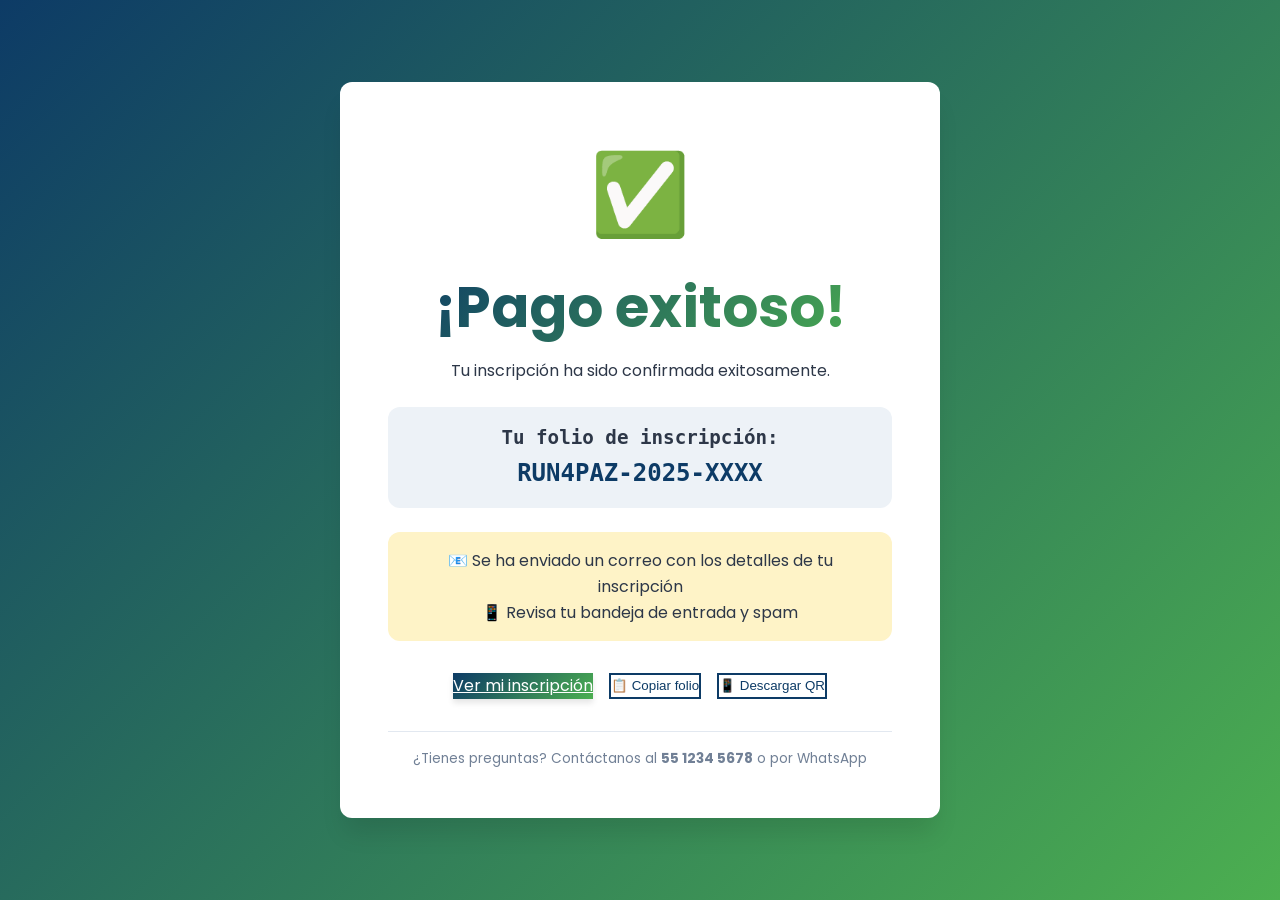
<file: exito.html>
<!DOCTYPE html>
<html lang="es">
<head>
    <meta charset="UTF-8">
    <meta name="viewport" content="width=device-width, initial-scale=1.0">
    <title>¡Pago exitoso! - RUN4PAZ</title>
    <link href="https://fonts.googleapis.com/css2?family=Poppins:wght@300;400;600;700&display=swap" rel="stylesheet">
    <link rel="stylesheet" href="css/styles.css">
    <style>
        .success-container {
            min-height: 100vh;
            display: flex;
            align-items: center;
            justify-content: center;
            background: linear-gradient(135deg, var(--primary-color), var(--secondary-color));
            padding: 2rem;
        }
        .success-card {
            background: white;
            max-width: 600px;
            width: 100%;
            padding: 3rem;
            border-radius: var(--border-radius);
            text-align: center;
            box-shadow: var(--shadow-xl);
            animation: fadeInUp 0.6s ease;
        }
        .success-icon {
            font-size: 5rem;
            animation: bounce 0.5s ease;
        }
        @keyframes bounce {
            0%, 100% { transform: scale(1); }
            50% { transform: scale(1.2); }
        }
        .success-title {
            color: var(--success);
            margin: 1rem 0;
        }
        .folio-box {
            background: var(--bg-gray);
            padding: 1rem;
            border-radius: var(--border-radius);
            margin: 1.5rem 0;
            font-family: monospace;
            font-size: 1.2rem;
        }
        .countdown {
            margin: 1.5rem 0;
            padding: 1rem;
            background: #fef3c7;
            border-radius: var(--border-radius);
        }
        .action-buttons {
            display: flex;
            gap: 1rem;
            justify-content: center;
            flex-wrap: wrap;
            margin-top: 2rem;
        }
    </style>
</head>
<body>
    <div class="success-container">
        <div class="success-card">
            <div class="success-icon">✅</div>
            <h1 class="success-title">¡Pago exitoso!</h1>
            <p>Tu inscripción ha sido confirmada exitosamente.</p>
            
            <div class="folio-box">
                <strong>Tu folio de inscripción:</strong><br>
                <span id="folio-number" style="font-size: 1.5rem; font-weight: 700; color: var(--primary-color);">RUN4PAZ-2025-XXXX</span>
            </div>

            <div class="countdown">
                <p>📧 Se ha enviado un correo con los detalles de tu inscripción</p>
                <p>📱 Revisa tu bandeja de entrada y spam</p>
            </div>

            <div class="action-buttons">
                <a href="panel.html" class="btn-primary" id="view-panel">Ver mi inscripción</a>
                <button class="btn-secondary" onclick="copyFolio()">📋 Copiar folio</button>
                <button class="btn-secondary" onclick="downloadQR()">📱 Descargar QR</button>
            </div>

            <div style="margin-top: 2rem; padding-top: 1rem; border-top: 1px solid var(--border-color);">
                <p style="font-size: 0.85rem; color: var(--text-light);">
                    ¿Tienes preguntas? Contáctanos al <strong>55 1234 5678</strong> o por WhatsApp
                </p>
            </div>
        </div>
    </div>

    <script src="js/config.js"></script>
    <script src="js/app.js"></script>
    <script>
        const urlParams = new URLSearchParams(window.location.search);
        const folio = urlParams.get('folio') || localStorage.getItem('run4paz_folio');
        const paymentId = urlParams.get('payment_id');
        
        if (folio) {
            document.getElementById('folio-number').textContent = folio;
            localStorage.setItem('run4paz_folio', folio);
        }
        
        function copyFolio() {
            const folio = document.getElementById('folio-number').textContent;
            navigator.clipboard.writeText(folio);
            alert('Folio copiado al portapapeles');
        }
        
        function downloadQR() {
            window.location.href = `panel.html?folio=${folio}`;
        }
        
        // Redirigir después de 5 segundos automáticamente
        setTimeout(() => {
            window.location.href = `panel.html?folio=${folio}`;
        }, 5000);
    </script>
</body>
</html>
</file>
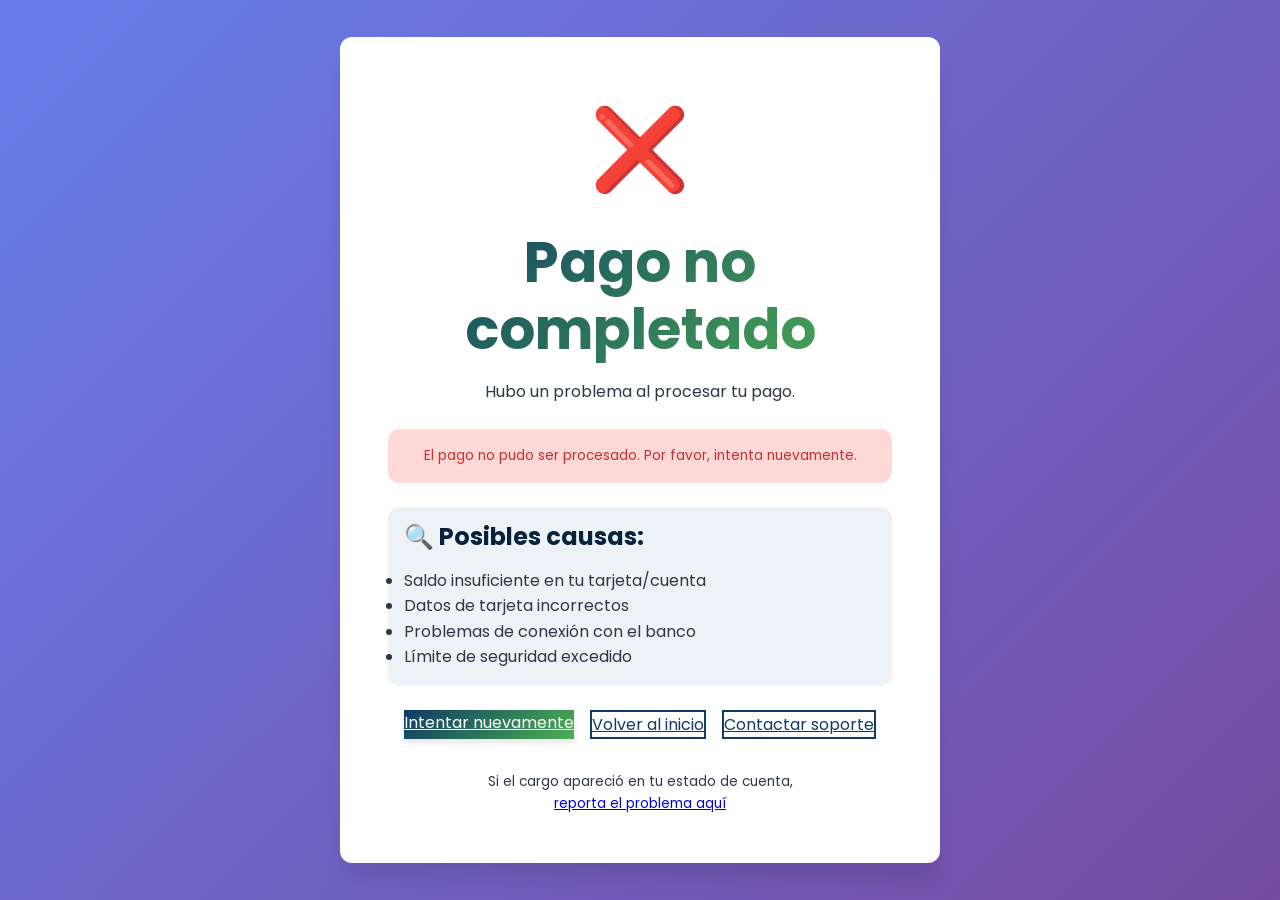
<file: fallo.html>
<!DOCTYPE html>
<html lang="es">
<head>
    <meta charset="UTF-8">
    <meta name="viewport" content="width=device-width, initial-scale=1.0">
    <title>Pago fallido - RUN4PAZ</title>
    <link href="https://fonts.googleapis.com/css2?family=Poppins:wght@300;400;600;700&display=swap" rel="stylesheet">
    <link rel="stylesheet" href="css/styles.css">
    <style>
        .fail-container {
            min-height: 100vh;
            display: flex;
            align-items: center;
            justify-content: center;
            background: linear-gradient(135deg, #667eea 0%, #764ba2 100%);
            padding: 2rem;
        }
        .fail-card {
            background: white;
            max-width: 600px;
            width: 100%;
            padding: 3rem;
            border-radius: var(--border-radius);
            text-align: center;
            box-shadow: var(--shadow-xl);
        }
        .fail-icon {
            font-size: 5rem;
        }
        .fail-title {
            color: var(--error);
            margin: 1rem 0;
        }
        .error-message {
            background: #fed7d7;
            color: #c53030;
            padding: 1rem;
            border-radius: var(--border-radius);
            margin: 1.5rem 0;
        }
        .help-options {
            text-align: left;
            margin: 1.5rem 0;
            padding: 1rem;
            background: var(--bg-gray);
            border-radius: var(--border-radius);
        }
    </style>
</head>
<body>
    <div class="fail-container">
        <div class="fail-card">
            <div class="fail-icon">❌</div>
            <h1 class="fail-title">Pago no completado</h1>
            <p>Hubo un problema al procesar tu pago.</p>
            
            <div class="error-message" id="error-message">
                El pago no pudo ser procesado. Por favor, intenta nuevamente.
            </div>

            <div class="help-options">
                <h3>🔍 Posibles causas:</h3>
                <ul>
                    <li>Saldo insuficiente en tu tarjeta/cuenta</li>
                    <li>Datos de tarjeta incorrectos</li>
                    <li>Problemas de conexión con el banco</li>
                    <li>Límite de seguridad excedido</li>
                </ul>
            </div>

            <div class="action-buttons" style="display: flex; gap: 1rem; justify-content: center; flex-wrap: wrap;">
                <a href="pago.html" class="btn-primary">Intentar nuevamente</a>
                <a href="index.html" class="btn-secondary">Volver al inicio</a>
                <a href="https://wa.me/521234567890" class="btn-secondary" target="_blank">Contactar soporte</a>
            </div>

            <div style="margin-top: 2rem;">
                <p style="font-size: 0.85rem;">
                    Si el cargo apareció en tu estado de cuenta, <br>
                    <a href="#" onclick="reportIssue()">reporta el problema aquí</a>
                </p>
            </div>
        </div>
    </div>

    <script>
        const urlParams = new URLSearchParams(window.location.search);
        const status = urlParams.get('status');
        const message = urlParams.get('message');
        
        if (message) {
            document.getElementById('error-message').innerHTML = message;
        }
        
        function reportIssue() {
            alert('Por favor contacta a soporte al 55 1234 5678 o por WhatsApp');
        }
    </script>
</body>
</html>
</file>
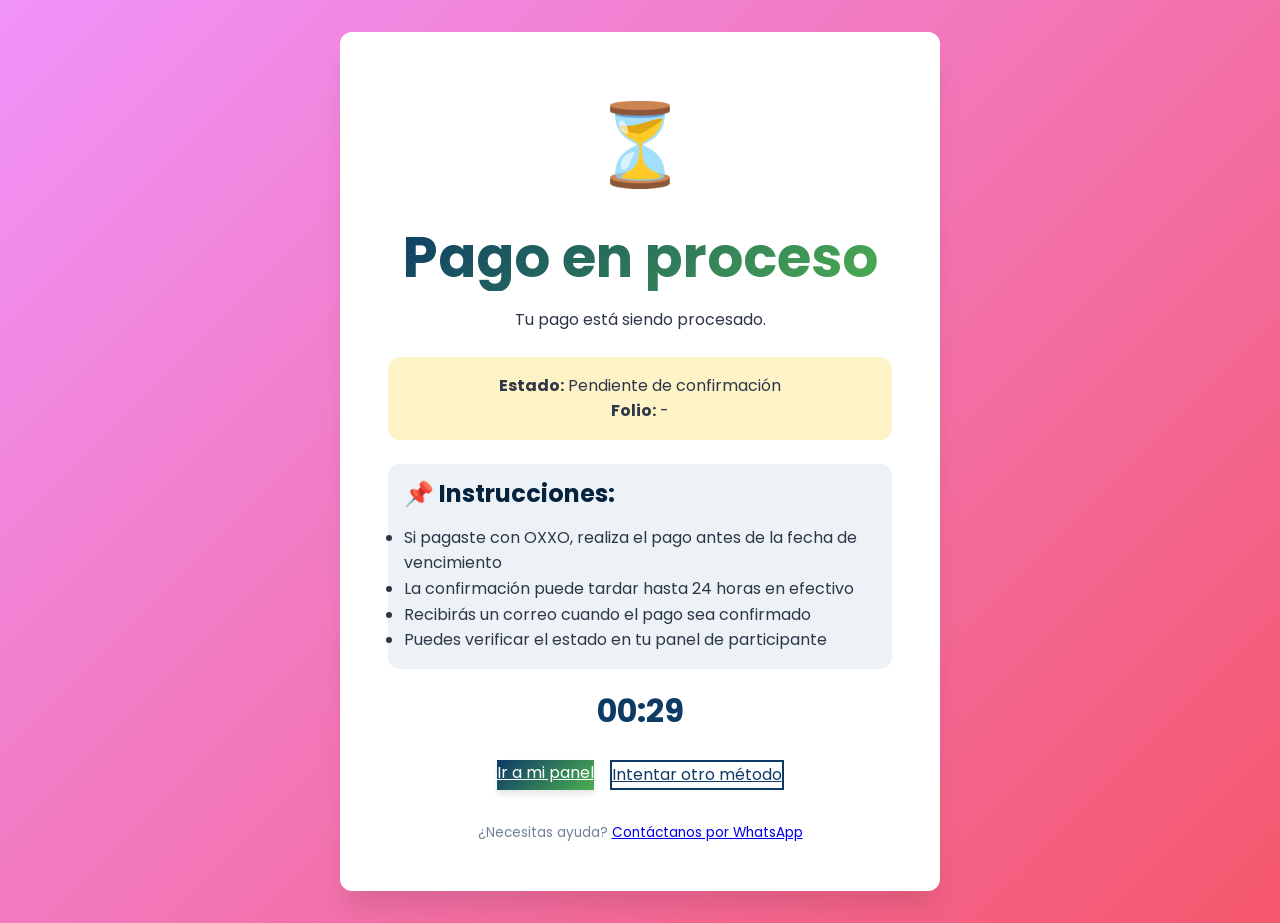
<file: pendiente.html>
<!DOCTYPE html>
<html lang="es">
<head>
    <meta charset="UTF-8">
    <meta name="viewport" content="width=device-width, initial-scale=1.0">
    <title>Pago pendiente - RUN4PAZ</title>
    <link href="https://fonts.googleapis.com/css2?family=Poppins:wght@300;400;600;700&display=swap" rel="stylesheet">
    <link rel="stylesheet" href="css/styles.css">
    <style>
        .pending-container {
            min-height: 100vh;
            display: flex;
            align-items: center;
            justify-content: center;
            background: linear-gradient(135deg, #f093fb 0%, #f5576c 100%);
            padding: 2rem;
        }
        .pending-card {
            background: white;
            max-width: 600px;
            width: 100%;
            padding: 3rem;
            border-radius: var(--border-radius);
            text-align: center;
            box-shadow: var(--shadow-xl);
        }
        .pending-icon {
            font-size: 5rem;
            animation: pulse 2s infinite;
        }
        @keyframes pulse {
            0%, 100% { transform: scale(1); }
            50% { transform: scale(1.1); }
        }
        .pending-title {
            color: var(--warning);
            margin: 1rem 0;
        }
        .payment-status {
            background: #fef3c7;
            padding: 1rem;
            border-radius: var(--border-radius);
            margin: 1.5rem 0;
        }
        .instructions {
            text-align: left;
            background: var(--bg-gray);
            padding: 1rem;
            border-radius: var(--border-radius);
            margin: 1rem 0;
        }
        .timer {
            font-size: 2rem;
            font-weight: 700;
            color: var(--primary-color);
            margin: 1rem 0;
        }
    </style>
</head>
<body>
    <div class="pending-container">
        <div class="pending-card">
            <div class="pending-icon">⏳</div>
            <h1 class="pending-title">Pago en proceso</h1>
            <p>Tu pago está siendo procesado.</p>
            
            <div class="payment-status">
                <strong>Estado:</strong> Pendiente de confirmación<br>
                <strong>Folio:</strong> <span id="folio-number">-</span>
            </div>

            <div class="instructions">
                <h3>📌 Instrucciones:</h3>
                <ul>
                    <li>Si pagaste con OXXO, realiza el pago antes de la fecha de vencimiento</li>
                    <li>La confirmación puede tardar hasta 24 horas en efectivo</li>
                    <li>Recibirás un correo cuando el pago sea confirmado</li>
                    <li>Puedes verificar el estado en tu panel de participante</li>
                </ul>
            </div>

            <div class="timer" id="timer">
                00:00
            </div>

            <div class="action-buttons" style="display: flex; gap: 1rem; justify-content: center; flex-wrap: wrap; margin-top: 1.5rem;">
                <a href="panel.html" class="btn-primary">Ir a mi panel</a>
                <a href="pago.html" class="btn-secondary">Intentar otro método</a>
            </div>

            <div style="margin-top: 2rem; font-size: 0.85rem; color: var(--text-light);">
                <p>¿Necesitas ayuda? <a href="https://wa.me/521234567890">Contáctanos por WhatsApp</a></p>
            </div>
        </div>
    </div>

    <script>
        const urlParams = new URLSearchParams(window.location.search);
        const folio = urlParams.get('folio') || localStorage.getItem('run4paz_folio');
        const paymentType = urlParams.get('type');
        
        if (folio) {
            document.getElementById('folio-number').textContent = folio;
        }
        
        // Timer para redirigir después de 30 segundos
        let timeLeft = 30;
        const timerElement = document.getElementById('timer');
        
        const countdown = setInterval(() => {
            timeLeft--;
            const minutes = Math.floor(timeLeft / 60);
            const seconds = timeLeft % 60;
            timerElement.textContent = `${minutes.toString().padStart(2, '0')}:${seconds.toString().padStart(2, '0')}`;
            
            if (timeLeft <= 0) {
                clearInterval(countdown);
                window.location.href = `panel.html?folio=${folio}`;
            }
        }, 1000);
        
        // Verificar estado del pago cada 10 segundos
        let checkInterval = setInterval(async () => {
            if (window.app) {
                const response = await window.app.apiCall('checkPaymentStatus', { folio: folio });
                if (response.status === 'paid') {
                    clearInterval(checkInterval);
                    window.location.href = `exito.html?folio=${folio}`;
                }
            }
        }, 10000);
    </script>
</body>
</html>
</file>
<file: css/styles.css>
/* ============================================
   RUN4PAZ - ESTILOS PRINCIPALES
   Versión: 1.0
   ============================================ */

/* ========== VARIABLES GLOBALES ========== */
:root {
    --primary-color: #0d3b66;
    --primary-dark: #06233d;
    --primary-light: #1a5a8c;
    --secondary-color: #4CAF50;
    --secondary-dark: #388E3C;
    --secondary-light: #66BB6A;
    --accent-color: #FF6B35;
    --text-dark: #2d3748;
    --text-light: #718096;
    --text-white: #ffffff;
    --bg-light: #f7fafc;
    --bg-white: #ffffff;
    --bg-gray: #edf2f7;
    --border-color: #e2e8f0;
    --success: #48bb78;
    --error: #f56565;
    --warning: #ed8936;
    --info: #4299e1;
    --shadow-sm: 0 1px 3px rgba(0,0,0,0.12);
    --shadow-md: 0 4px 6px rgba(0,0,0,0.1);
    --shadow-lg: 0 10px 15px rgba(0,0,0,0.1);
    --shadow-xl: 0 20px 25px -5px rgba(0,0,0,0.1);
    --border-radius: 12px;
    --border-radius-sm: 8px;
    --transition: all 0.3s ease;
}

/* ========== RESET Y BASE ========== */
* {
    margin: 0;
    padding: 0;
    box-sizing: border-box;
}

body {
    font-family: 'Poppins', sans-serif;
    font-size: 16px;
    line-height: 1.6;
    color: var(--text-dark);
    background-color: var(--bg-light);
    overflow-x: hidden;
}

/* ========== TIPOGRAFÍA ========== */
h1, h2, h3, h4, h5, h6 {
    font-weight: 700;
    line-height: 1.2;
    margin-bottom: 1rem;
}

h1 {
    font-size: 3.5rem;
    background: linear-gradient(135deg, var(--primary-color), var(--secondary-color));
    -webkit-background-clip: text;
    -webkit-text-fill-color: transparent;
    background-clip: text;
}

h2 {
    font-size: 2.5rem;
    color: var(--primary-color);
    margin-bottom: 2rem;
    position: relative;
    display: inline-block;
}

h2::after {
    content: '';
    position: absolute;
    bottom: -10px;
    left: 50%;
    transform: translateX(-50%);
    width: 60px;
    height: 4px;
    background: linear-gradient(90deg, var(--primary-color), var(--secondary-color));
    border-radius: 2px;
}

h3 {
    font-size: 1.5rem;
    color: var(--primary-dark);
}

/* ========== HEADER Y NAVEGACIÓN ========== */
header {
    position: fixed;
    top: 0;
    width: 100%;
    background: rgba(255, 255, 255, 0.95);
    backdrop-filter: blur(10px);
    padding: 1rem 5%;
    display: flex;
    justify-content: space-between;
    align-items: center;
    z-index: 1000;
    box-shadow: var(--shadow-sm);
    transition: var(--transition);
}

header.scrolled {
    padding: 0.5rem 5%;
    box-shadow: var(--shadow-md);
}

.logo {
    display: flex;
    align-items: center;
    gap: 10px;
}

.logo img {
    height: 50px;
    transition: var(--transition);
}

.logo span {
    font-size: 1.5rem;
    font-weight: 700;
    color: var(--primary-color);
}

nav {
    display: flex;
    gap: 2rem;
}

nav a {
    color: var(--text-dark);
    text-decoration: none;
    font-weight: 500;
    transition: var(--transition);
    position: relative;
}

nav a::after {
    content: '';
    position: absolute;
    bottom: -5px;
    left: 0;
    width: 0;
    height: 2px;
    background: linear-gradient(90deg, var(--primary-color), var(--secondary-color));
    transition: var(--transition);
}

nav a:hover::after {
    width: 100%;
}

nav a:hover {
    color: var(--primary-color);
}

/* ========== HERO SECTION ========== */
.hero {
    min-height: 100vh;
    background:  linear-gradient(rgba(255, 255, 255, 0.65), rgba(255, 255, 255, 0.75)),
                url('https://images.unsplash.com/photo-1552674605-db6ffd4facb5') center/cover;
    display: flex;
    align-items: center;
    justify-content: center;
    text-align: center;
    position: relative;
    overflow: hidden;
}

.hero::before {
    content: '';
    position: absolute;
    top: 0;
    left: 0;
    right: 0;
    bottom: 0;
    background: url('data:image/svg+xml,<svg xmlns="http://www.w3.org/2000/svg" viewBox="0 0 1440 320"><path fill="%23ffffff" fill-opacity="0.1" d="M0,96L48,112C96,128,192,160,288,160C384,160,480,128,576,122.7C672,117,768,139,864,154.7C960,171,1056,181,1152,165.3C1248,149,1344,107,1392,85.3L1440,64L1440,320L1392,320C1344,320,1248,320,1152,320C1056,320,960,320,864,320C768,320,672,320,576,320C480,320,384,320,288,320C192,320,96,320,48,320L0,320Z"></path></svg>') bottom no-repeat;
    background-size: cover;
    opacity: 0.3;
}

.hero-content {
    position: relative;
    z-index: 2;
    max-width: 800px;
    padding: 2rem;
    animation: fadeInUp 1s ease;
}

.hero-logo {
    width: 200px;
    margin-bottom: 2rem;
    animation: float 3s ease-in-out infinite;
}

@keyframes float {
    0%, 100% { transform: translateY(0); }
    50% { transform: translateY(-10px); }
}

@keyframes fadeInUp {
    from {
        opacity: 0;
        transform: translateY(30px);
    }
    to {
        opacity: 1;
        transform: translateY(0);
    }
}

.event-details {
    display: flex;
    justify-content: center;
    gap: 2rem;
    margin: 2rem 0;
    flex-wrap: wrap;
}

.detail {
    background: rgba(255, 255, 255, 0.2);
    backdrop-filter: blur(10px);
    padding: 0.75rem 1.5rem;
    border-radius: 50px;
    display: flex;
    align-items: center;
    gap: 0.5rem;
    color: black;
    font-weight: 500;
}

.detail .icon {
    font-size: 1.2rem;
}

/* ========== CONTADOR ========== */
.counter {
    font-size: 2rem;
    font-weight: 700;
    background: white;
    padding: 1rem 2rem;
    border-radius: 50px;
    display: inline-block;
    margin: 1rem 0;
    box-shadow: var(--shadow-lg);
    color: var(--primary-color);
}

/* ========== BOTONES ========== */
.btn {
    display: inline-flex;
    align-items: center;
    gap: 0.5rem;
    padding: 0.75rem 2rem;
    border-radius: 50px;
    font-weight: 600;
    text-decoration: none;
    transition: var(--transition);
    cursor: pointer;
    border: none;
    font-size: 1rem;
}

.btn-primary {
    background: linear-gradient(135deg, var(--primary-color), var(--secondary-color));
    color: white;
    box-shadow: var(--shadow-md);
}

.btn-primary:hover {
    transform: translateY(-2px);
    box-shadow: var(--shadow-lg);
}

.btn-secondary {
    background: white;
    color: var(--primary-color);
    border: 2px solid var(--primary-color);
}

.btn-secondary:hover {
    background: var(--primary-color);
    color: white;
    transform: translateY(-2px);
}

.btn-success {
    background: var(--success);
    color: white;
}

.btn-danger {
    background: var(--error);
    color: white;
}

/* ========== SECCIONES GENERALES ========== */
section {
    padding: 5rem 5%;
}

.benefits {
    background: var(--bg-white);
}

.benefits-grid {
    display: grid;
    grid-template-columns: repeat(auto-fit, minmax(280px, 1fr));
    gap: 2rem;
    max-width: 1200px;
    margin: 0 auto;
}

.benefit-card {
    text-align: center;
    padding: 2rem;
    background: var(--bg-light);
    border-radius: var(--border-radius);
    transition: var(--transition);
    box-shadow: var(--shadow-sm);
}

.benefit-card:hover {
    transform: translateY(-5px);
    box-shadow: var(--shadow-lg);
}

.benefit-card .icon {
    font-size: 3rem;
    display: inline-block;
    margin-bottom: 1rem;
}

/* ========== MAPA ========== */
.map-section {
    background: var(--bg-gray);
}

.map-container {
    max-width: 1200px;
    margin: 0 auto;
    border-radius: var(--border-radius);
    overflow: hidden;
    box-shadow: var(--shadow-lg);
}

.map-container iframe {
    width: 100%;
    height: 450px;
    border: none;
    display: block;
}

/* ========== DONACIONES ========== */
.donation-section {
    background: linear-gradient(135deg, var(--primary-color), var(--primary-dark));
    color: white;
    text-align: center;
}

.donation-section h2 {
    color: white;
}

.donation-section h2::after {
    background: white;
}

.progress-container {
    max-width: 600px;
    margin: 2rem auto;
}

.progress-bar {
    background: rgba(255, 255, 255, 0.2);
    border-radius: 50px;
    overflow: hidden;
    height: 30px;
}

.progress-fill {
    height: 100%;
    background: linear-gradient(90deg, var(--secondary-color), var(--accent-color));
    border-radius: 50px;
    transition: width 0.5s ease;
    display: flex;
    align-items: center;
    justify-content: flex-end;
    padding-right: 1rem;
    color: white;
    font-weight: bold;
}

/* ========== PATROCINADORES ========== */
.sponsors {
    background: var(--bg-white);
    overflow: hidden;
    text-align: center;
}

.sponsor-slider {
    overflow: hidden;
    position: relative;
    margin-top: 2rem;
}

.sponsor-track {
    display: flex;
    animation: scroll 20s linear infinite;
    width: max-content;
}

@keyframes scroll {
    from {
        transform: translateX(0);
    }
    to {
        transform: translateX(-50%);
    }
}

.sponsor-track img {
    height: 80px;
    margin: 0 2rem;
    opacity: 0.6;
    transition: var(--transition);
}

.sponsor-track img:hover {
    opacity: 1;
    transform: scale(1.1);
}

/* ========== FORMULARIO DE REGISTRO ========== */
.registration-flow {
    padding-top: 100px;
    min-height: 100vh;
}

.container {
    max-width: 1200px;
    margin: 0 auto;
    padding: 2rem;
    background: var(--bg-white);
    border-radius: var(--border-radius);
    box-shadow: var(--shadow-lg);
}

/* Barra de progreso */
.progress-container {
    max-width: 800px;
    margin: 0 auto 3rem;
}

.progress-steps {
    display: flex;
    justify-content: space-between;
    margin-bottom: 1rem;
}

.step {
    flex: 1;
    text-align: center;
    position: relative;
    color: var(--text-light);
    font-weight: 500;
}

.step.active {
    color: var(--primary-color);
    font-weight: 700;
}

.step.completed {
    color: var(--success);
}

.step::before {
    content: '';
    position: absolute;
    top: -30px;
    left: 50%;
    transform: translateX(-50%);
    width: 30px;
    height: 30px;
    background: var(--bg-gray);
    border: 2px solid var(--border-color);
    border-radius: 50%;
    transition: var(--transition);
}

.step.active::before {
    background: var(--primary-color);
    border-color: var(--primary-color);
    box-shadow: 0 0 0 3px rgba(13, 59, 102, 0.2);
}

.step.completed::before {
    background: var(--success);
    border-color: var(--success);
    content: '✓';
    color: white;
    display: flex;
    align-items: center;
    justify-content: center;
    font-size: 14px;
}

/* ========== DISTANCIAS ========== */
.distance-grid {
    display: grid;
    grid-template-columns: repeat(auto-fit, minmax(280px, 1fr));
    gap: 2rem;
    margin-top: 2rem;
}

.distance-card {
    background: var(--bg-white);
    border: 2px solid var(--border-color);
    border-radius: var(--border-radius);
    padding: 2rem;
    text-align: center;
    transition: var(--transition);
    cursor: pointer;
}

.distance-card:hover {
    transform: translateY(-5px);
    border-color: var(--primary-color);
    box-shadow: var(--shadow-lg);
}

.distance-card h3 {
    color: var(--primary-color);
    margin-bottom: 1rem;
}

.distance-card .price {
    font-size: 2rem;
    font-weight: 700;
    color: var(--secondary-color);
    margin: 1rem 0;
}

.distance-card .description {
    color: var(--text-light);
    font-size: 0.9rem;
    margin-bottom: 1.5rem;
}

/* ========== EXTRAS ========== */
.extras-grid {
    display: grid;
    grid-template-columns: repeat(auto-fit, minmax(250px, 1fr));
    gap: 1.5rem;
    margin: 2rem 0;
}

.extra-card {
    background: var(--bg-light);
    border: 2px solid var(--border-color);
    border-radius: var(--border-radius);
    padding: 1.5rem;
    cursor: pointer;
    transition: var(--transition);
    display: flex;
    align-items: center;
    gap: 1rem;
}

.extra-card:hover {
    border-color: var(--primary-color);
    transform: translateY(-2px);
}

.extra-card input[type="checkbox"] {
    width: 24px;
    height: 24px;
    cursor: pointer;
    accent-color: var(--primary-color);
}

.extra-content {
    flex: 1;
}

.extra-content h3 {
    font-size: 1.1rem;
    margin-bottom: 0.5rem;
}

.extra-content .price {
    font-weight: 700;
    color: var(--secondary-color);
}

.extra-content .description {
    font-size: 0.85rem;
    color: var(--text-light);
}

/* ========== FORMULARIO ========== */
.form-row {
    display: grid;
    grid-template-columns: 1fr 1fr;
    gap: 1.5rem;
    margin-bottom: 1.5rem;
}

.form-group {
    margin-bottom: 1.5rem;
}

.form-group label {
    display: block;
    margin-bottom: 0.5rem;
    font-weight: 500;
    color: var(--text-dark);
}

.form-group input,
.form-group select,
.form-group textarea {
    width: 100%;
    padding: 0.75rem 1rem;
    border: 2px solid var(--border-color);
    border-radius: var(--border-radius-sm);
    font-family: inherit;
    font-size: 1rem;
    transition: var(--transition);
}

.form-group input:focus,
.form-group select:focus,
.form-group textarea:focus {
    outline: none;
    border-color: var(--primary-color);
    box-shadow: 0 0 0 3px rgba(13, 59, 102, 0.1);
}

.form-group input.error,
.form-group select.error {
    border-color: var(--error);
}

.error-message {
    color: var(--error);
    font-size: 0.85rem;
    margin-top: 0.25rem;
}

/* ========== RESUMEN ========== */
.resumen-card {
    background: var(--bg-light);
    border-radius: var(--border-radius);
    padding: 2rem;
    margin: 2rem 0;
}

.resumen-item {
    display: flex;
    justify-content: space-between;
    padding: 1rem 0;
    border-bottom: 1px solid var(--border-color);
}

.resumen-item:last-child {
    border-bottom: none;
}

.resumen-total {
    font-size: 1.5rem;
    font-weight: 700;
    color: var(--primary-color);
    margin-top: 1rem;
    padding-top: 1rem;
    border-top: 2px solid var(--border-color);
}

.terms {
    margin: 2rem 0;
    padding: 1rem;
    background: var(--bg-gray);
    border-radius: var(--border-radius);
}

.terms label {
    display: flex;
    align-items: center;
    gap: 0.5rem;
    cursor: pointer;
}

/* ========== PANEL DEL PARTICIPANTE ========== */
.panel-container {
    padding-top: 100px;
    min-height: 100vh;
}

.panel-header {
    background: linear-gradient(135deg, var(--primary-color), var(--primary-dark));
    color: white;
    padding: 3rem 5%;
    text-align: center;
}

.panel-header h1 {
    color: white;
    -webkit-text-fill-color: white;
}

.panel-content {
    max-width: 1200px;
    margin: -50px auto 0;
    padding: 2rem;
}

.panel-grid {
    display: grid;
    grid-template-columns: repeat(auto-fit, minmax(300px, 1fr));
    gap: 2rem;
}

.panel-card {
    background: var(--bg-white);
    border-radius: var(--border-radius);
    padding: 1.5rem;
    box-shadow: var(--shadow-lg);
}

.panel-card h3 {
    color: var(--primary-color);
    margin-bottom: 1rem;
    padding-bottom: 0.5rem;
    border-bottom: 2px solid var(--border-color);
}

.panel-info {
    display: flex;
    flex-direction: column;
    gap: 0.5rem;
}

.panel-info p {
    display: flex;
    justify-content: space-between;
    padding: 0.5rem 0;
    border-bottom: 1px solid var(--border-color);
}

.panel-info strong {
    color: var(--text-dark);
}

.qr-container {
    text-align: center;
    padding: 1rem;
}

.qr-container img {
    max-width: 200px;
    margin: 1rem auto;
}

.status-paid {
    color: var(--success);
    font-weight: 700;
}

.status-pending {
    color: var(--warning);
    font-weight: 700;
}

/* ========== NOTIFICACIONES ========== */
.notification {
    position: fixed;
    top: 100px;
    right: 20px;
    padding: 1rem 1.5rem;
    border-radius: var(--border-radius);
    background: white;
    box-shadow: var(--shadow-lg);
    z-index: 10000;
    animation: slideInRight 0.3s ease;
    display: flex;
    align-items: center;
    gap: 1rem;
    max-width: 400px;
}

@keyframes slideInRight {
    from {
        transform: translateX(100%);
        opacity: 0;
    }
    to {
        transform: translateX(0);
        opacity: 1;
    }
}

.notification-success {
    border-left: 4px solid var(--success);
}

.notification-error {
    border-left: 4px solid var(--error);
}

.notification-warning {
    border-left: 4px solid var(--warning);
}

.notification-info {
    border-left: 4px solid var(--info);
}

/* ========== LOADER ========== */
#loader {
    position: fixed;
    top: 0;
    left: 0;
    width: 100%;
    height: 100%;
    background: rgba(0, 0, 0, 0.8);
    display: none;
    justify-content: center;
    align-items: center;
    z-index: 9999;
}

.spinner {
    width: 50px;
    height: 50px;
    border: 4px solid rgba(255, 255, 255, 0.3);
    border-top-color: white;
    border-radius: 50%;
    animation: spin 0.8s linear infinite;
}

.spinner-text {
    color: white;
    margin-top: 1rem;
}

@keyframes spin {
    to {
        transform: rotate(360deg);
    }
}

/* ========== WHATSAPP BUTTON ========== */
.whatsapp-float {
    position: fixed;
    bottom: 30px;
    right: 30px;
    background: #25D366;
    color: white;
    width: 60px;
    height: 60px;
    border-radius: 50%;
    display: flex;
    align-items: center;
    justify-content: center;
    font-size: 2rem;
    text-decoration: none;
    box-shadow: var(--shadow-lg);
    transition: var(--transition);
    z-index: 999;
}

.whatsapp-float:hover {
    transform: scale(1.1);
    box-shadow: var(--shadow-xl);
}

/* ========== FOOTER ========== */
footer {
    background: var(--primary-dark);
    color: white;
    padding: 3rem 5% 1rem;
}

.footer-content {
    display: grid;
    grid-template-columns: repeat(auto-fit, minmax(250px, 1fr));
    gap: 2rem;
    max-width: 1200px;
    margin: 0 auto;
}

.footer-section h4 {
    margin-bottom: 1rem;
    color: var(--secondary-color);
}

.footer-section p,
.footer-section a {
    color: rgba(255, 255, 255, 0.8);
    text-decoration: none;
    display: block;
    margin-bottom: 0.5rem;
    transition: var(--transition);
}

.footer-section a:hover {
    color: white;
    transform: translateX(5px);
}

.footer-bottom {
    text-align: center;
    padding-top: 2rem;
    margin-top: 2rem;
    border-top: 1px solid rgba(255, 255, 255, 0.1);
}

/* ========== RESPONSIVE ========== */
@media (max-width: 768px) {
    h1 {
        font-size: 2rem;
    }
    
    h2 {
        font-size: 1.75rem;
    }
    
    nav {
        display: none;
    }
    
    .hero {
        min-height: 80vh;
    }
    
    .event-details {
        flex-direction: column;
        align-items: center;
        gap: 1rem;
    }
    
    .form-row {
        grid-template-columns: 1fr;
        gap: 0;
    }
    
    .progress-steps {
        font-size: 0.75rem;
    }
    
    .step::before {
        width: 20px;
        height: 20px;
        top: -25px;
    }
    
    .distance-grid {
        grid-template-columns: 1fr;
    }
    
    .extras-grid {
        grid-template-columns: 1fr;
    }
    
    .notification {
        left: 20px;
        right: 20px;
        max-width: calc(100% - 40px);
    }
    
    .whatsapp-float {
        width: 50px;
        height: 50px;
        font-size: 1.5rem;
        bottom: 20px;
        right: 20px;
    }
    
    .container {
        padding: 1rem;
    }
}

@media (max-width: 480px) {
    .counter {
        font-size: 1.5rem;
        padding: 0.5rem 1rem;
    }
    
    .btn {
        padding: 0.5rem 1rem;
        font-size: 0.875rem;
    }
    
    .panel-grid {
        grid-template-columns: 1fr;
    }
}

/* ========== ANIMACIONES ADICIONALES ========== */
@keyframes pulse {
    0%, 100% {
        transform: scale(1);
    }
    50% {
        transform: scale(1.05);
    }
}

.btn-primary:active {
    transform: scale(0.98);
}

.distance-card.selected {
    border-color: var(--secondary-color);
    background: linear-gradient(135deg, rgba(76, 175, 80, 0.1), rgba(13, 59, 102, 0.1));
}

/* ========== UTILIDADES ========== */
.text-center {
    text-align: center;
}

.text-right {
    text-align: right;
}

.mt-1 { margin-top: 0.5rem; }
.mt-2 { margin-top: 1rem; }
.mt-3 { margin-top: 1.5rem; }
.mt-4 { margin-top: 2rem; }
.mt-5 { margin-top: 3rem; }

.mb-1 { margin-bottom: 0.5rem; }
.mb-2 { margin-bottom: 1rem; }
.mb-3 { margin-bottom: 1.5rem; }
.mb-4 { margin-bottom: 2rem; }
.mb-5 { margin-bottom: 3rem; }

.hidden {
    display: none;
}

.fade-in {
    animation: fadeIn 0.5s ease;
}

@keyframes fadeIn {
    from {
        opacity: 0;
    }
    to {
        opacity: 1;
    }
}
</file>
